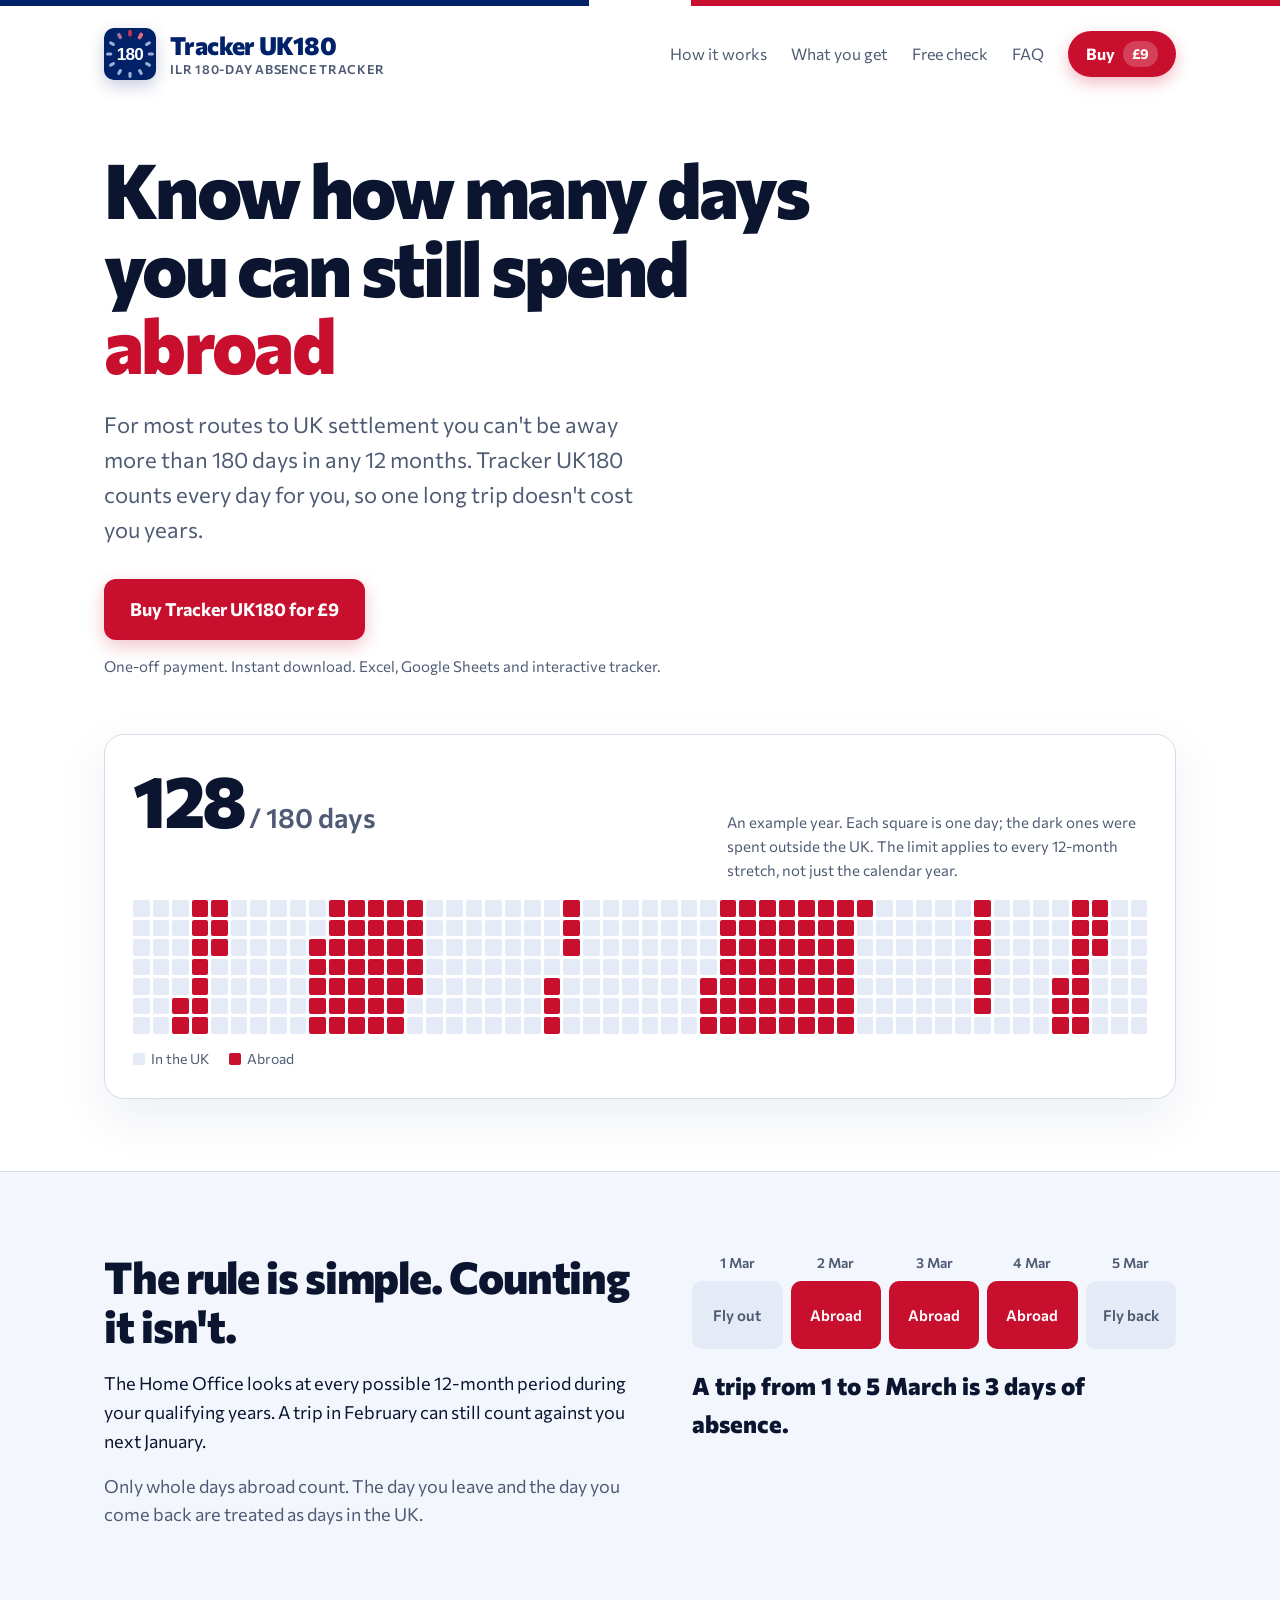
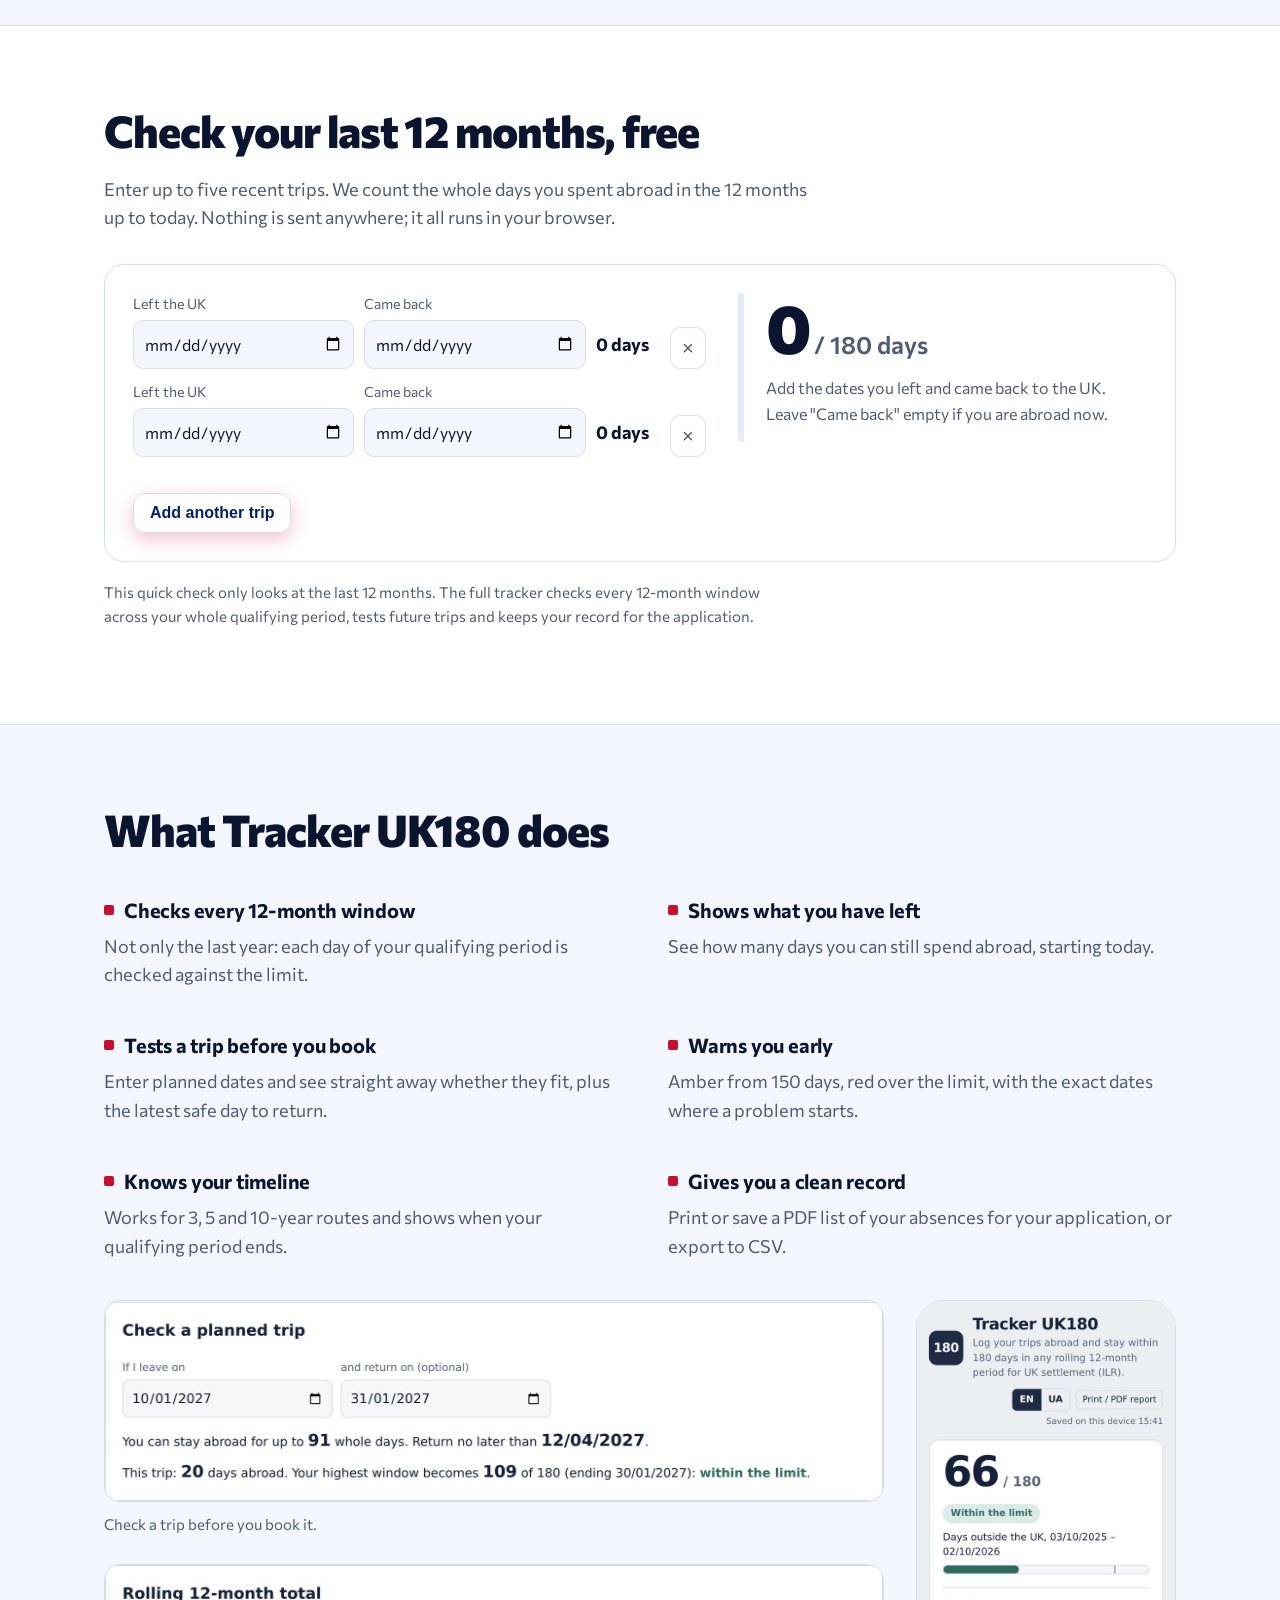
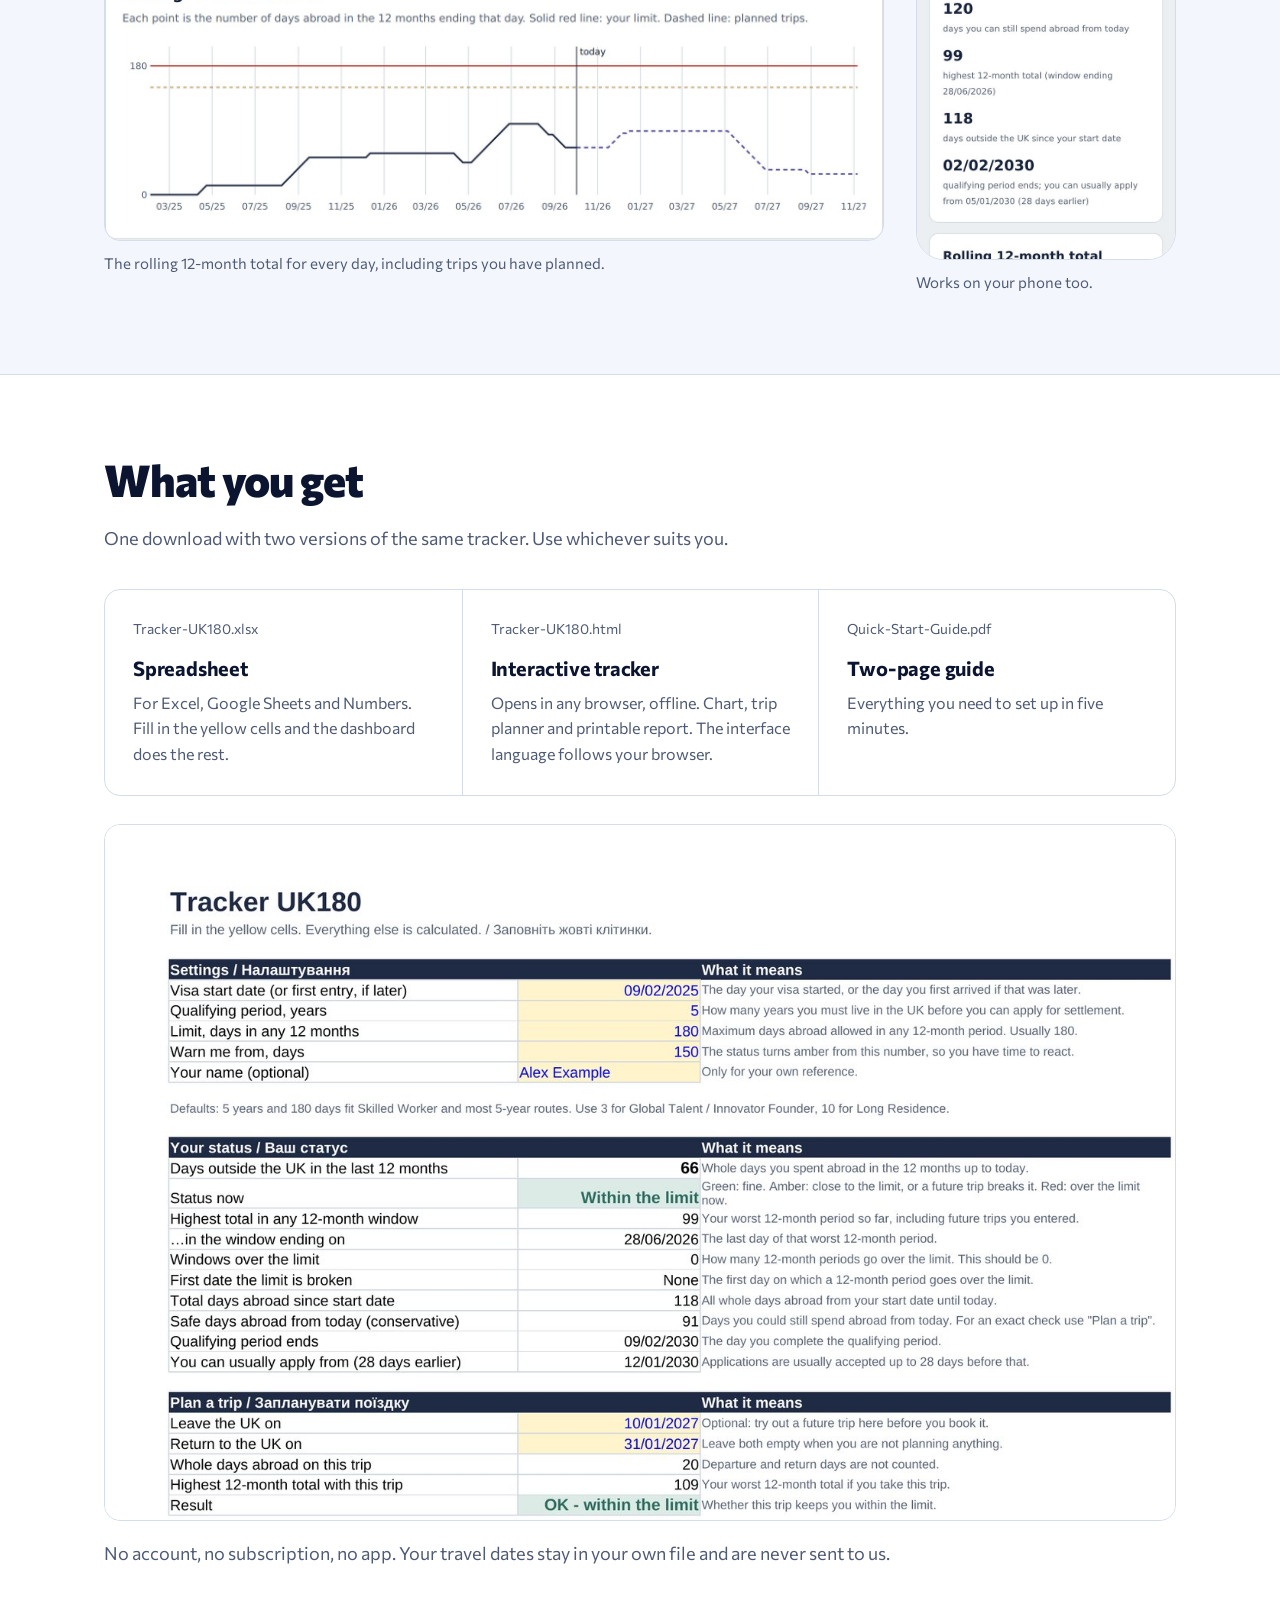
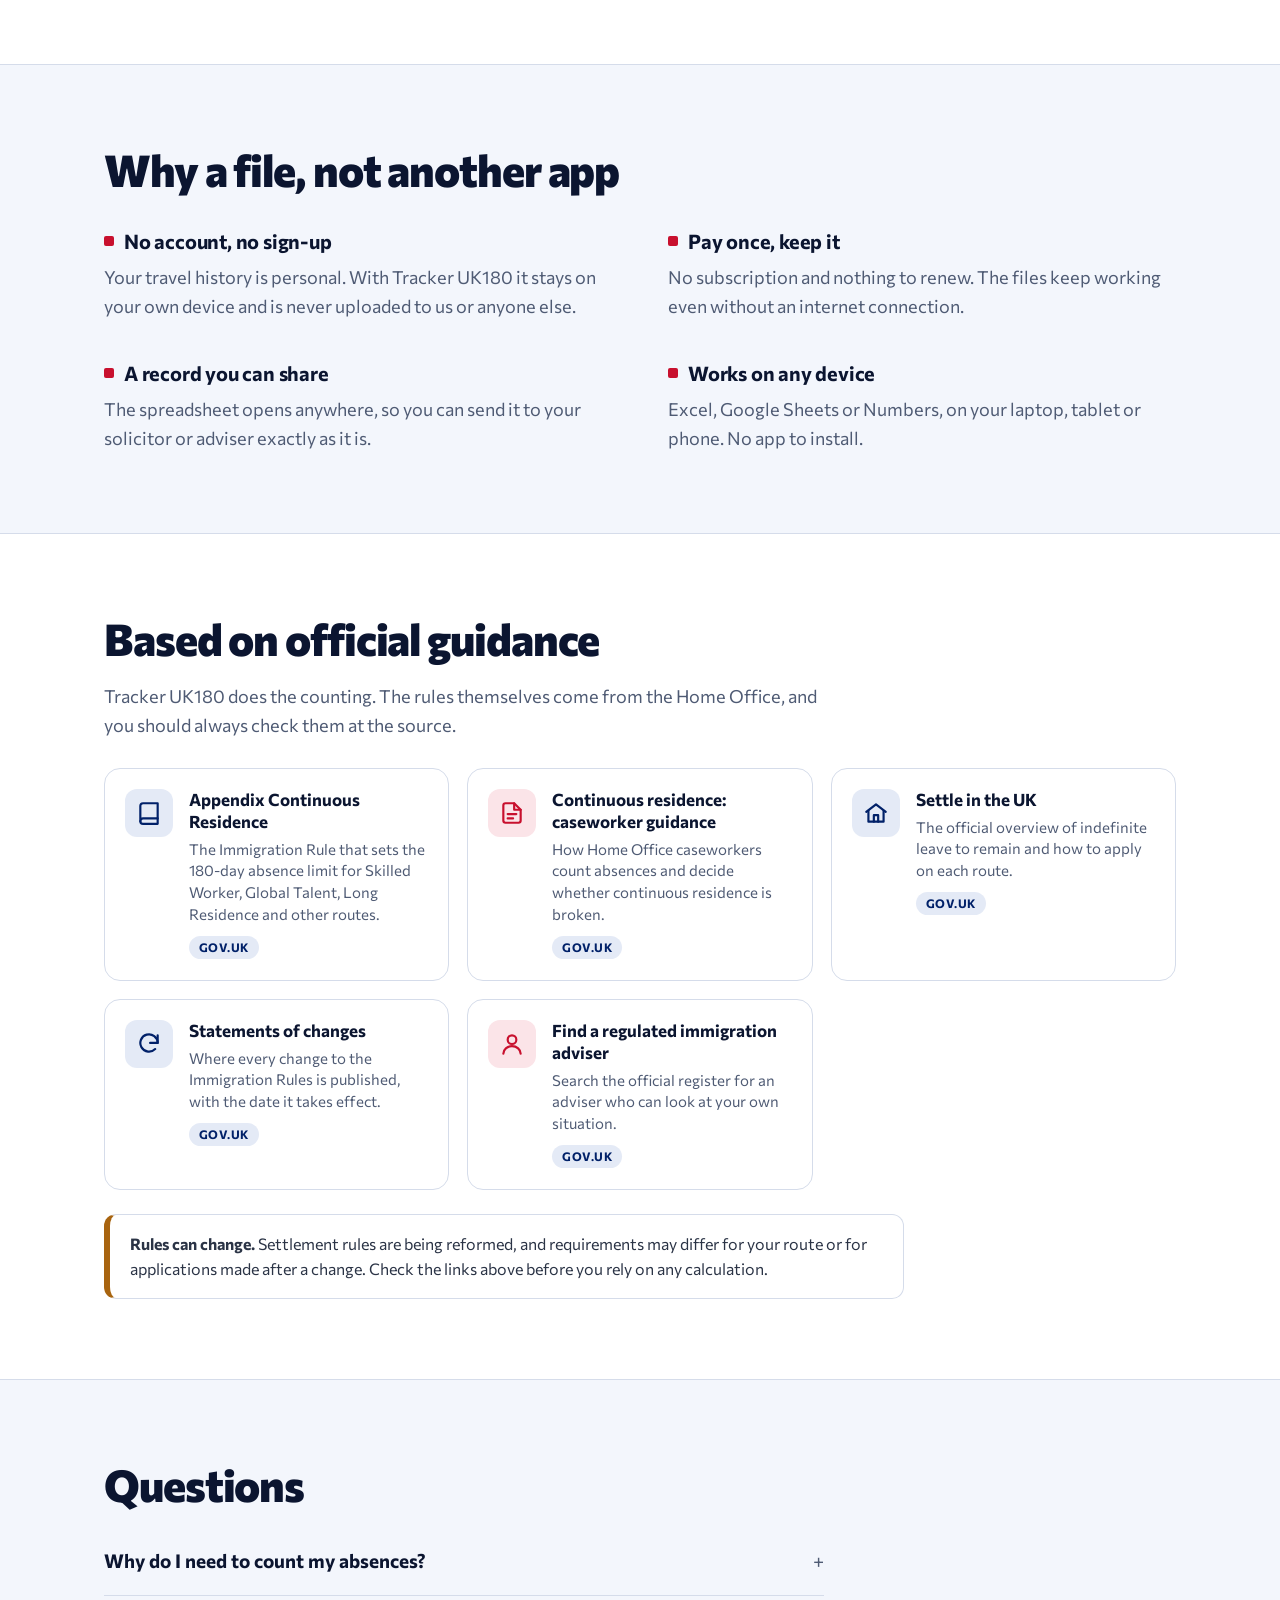
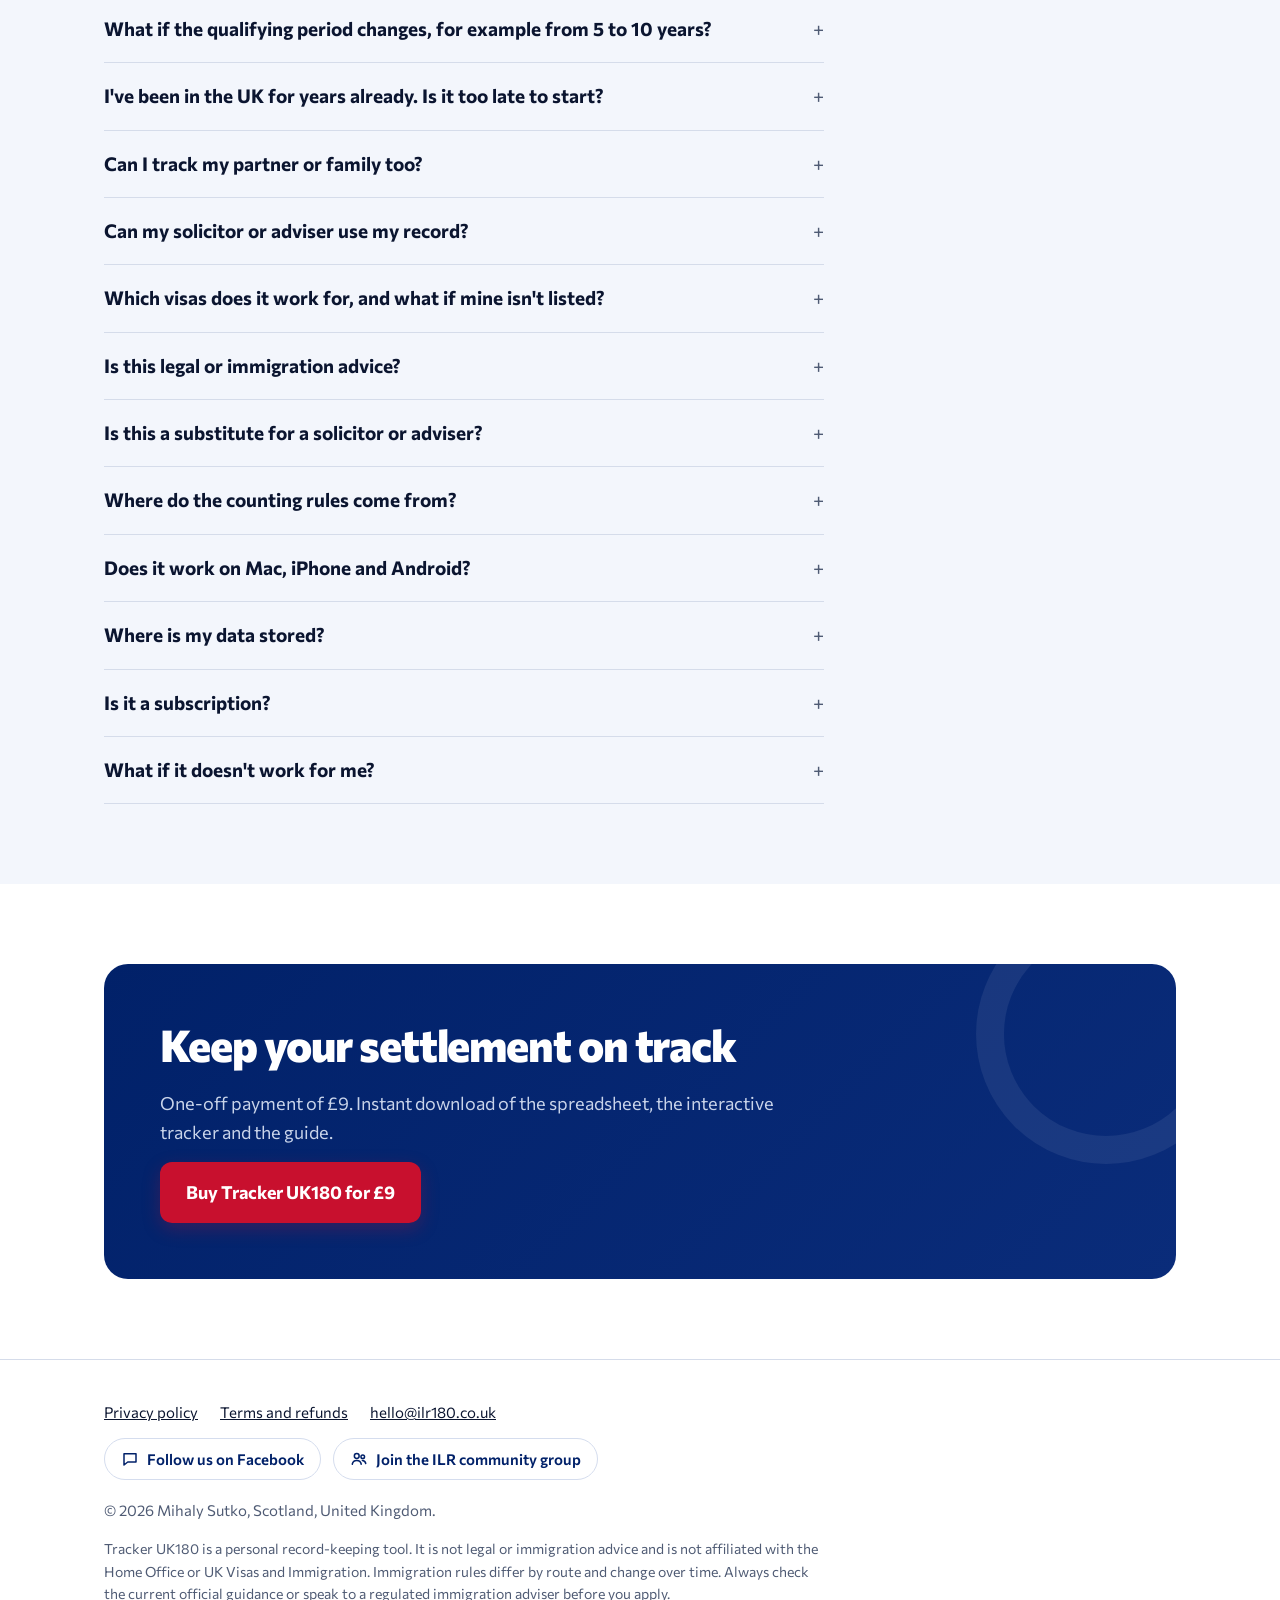
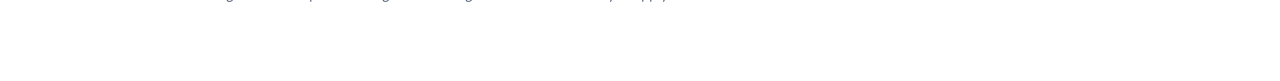
<file: index.html>
<!DOCTYPE html>
<html lang="en">
<head>
<meta charset="utf-8">
<meta name="viewport" content="width=device-width, initial-scale=1">
<link rel="icon" type="image/svg+xml" href="/logo-mark.svg">
<link rel="preconnect" href="https://fonts.googleapis.com">
<link rel="preconnect" href="https://fonts.gstatic.com" crossorigin>
<link href="https://fonts.googleapis.com/css2?family=Commissioner:wght@400;600;700;800&display=swap" rel="stylesheet">
<link rel="stylesheet" href="/style.css">

<title>Tracker UK180: 180-day absence tracker for UK settlement (ILR)</title>
<meta name="description" content="Count your days outside the UK the way the 180-day rule works: every rolling 12-month window, whole days only. Excel, Google Sheets and an interactive tracker.">
<meta property="og:title" content="Tracker UK180: 180-day absence tracker for ILR">
<meta property="og:description" content="Know exactly how many days you can spend abroad without risking your UK settlement.">
<meta property="og:image" content="/og-image.jpg">
<meta name="twitter:card" content="summary_large_image">
<script src="/checker.js" defer></script>
</head>
<body>
<div class="flagbar" aria-hidden="true"></div>
<header class="wrap nav">
  <a class="brand" href="/"><img class="mark" src="/logo-mark.svg" alt="" width="52" height="52"><span class="wordmark"><b>Tracker UK180</b><small>ILR 180-day absence tracker</small></span></a>
  <nav>
    <a href="/#how">How it works</a>
    <a href="/#inside">What you get</a>
    <a href="/#check">Free check</a>
    <a href="/#faq">FAQ</a>
    <a class="navbuy" href="/#buy">Buy <span class="navprice">£9</span></a>
  </nav>
</header>

<main>
  <section class="wrap hero">
    <h1>Know how many days you can still spend <span class="hl">abroad</span></h1>
    <p class="lead">For most routes to UK settlement you can't be away more than 180 days in any 12 months. Tracker UK180 counts every day for you, so one long trip doesn't cost you years.</p>
    <a class="btn" data-buy href="#buy">Buy Tracker UK180</a>
    <p class="meta">One-off payment. Instant download. Excel, Google Sheets and interactive tracker.</p>

    <div class="yearbox reveal" aria-label="Example: a year of trips shown day by day">
      <div class="yearhead">
        <div class="count"><span id="yearCount">0</span><small> / 180 days</small></div>
        <p>An example year. Each square is one day; the dark ones were spent outside the UK. The limit applies to every 12-month stretch, not just the calendar year.</p>
      </div>
      <div id="year"></div>
      <div class="legend"><span>In the UK</span><span class="a">Abroad</span></div>
    </div>
  </section>

  <section class="block" id="how">
    <div class="wrap rule">
      <div>
        <h2>The rule is simple. Counting it isn't.</h2>
        <p>The Home Office looks at every possible 12-month period during your qualifying years. A trip in February can still count against you next January.</p>
        <p class="muted">Only whole days abroad count. The day you leave and the day you come back are treated as days in the UK.</p>
      </div>
      <div>
        <div class="days" role="img" aria-label="A trip from 1 to 5 March counts as 3 days">
          <div><b>1 Mar</b><span>Fly out</span></div>
          <div><b>2 Mar</b><span class="on">Abroad</span></div>
          <div><b>3 Mar</b><span class="on">Abroad</span></div>
          <div><b>4 Mar</b><span class="on">Abroad</span></div>
          <div><b>5 Mar</b><span>Fly back</span></div>
        </div>
        <p class="days-total">A trip from 1 to 5 March is 3 days of absence.</p>
      </div>
    </div>
  </section>


  <section class="block" id="check">
    <div class="wrap">
      <h2>Check your last 12 months, free</h2>
      <p class="muted narrow">Enter up to five recent trips. We count the whole days you spent abroad in the 12 months up to today. Nothing is sent anywhere; it all runs in your browser.</p>
      <div class="checker reveal">
        <div class="trips" id="ckTrips"></div>
        <div class="ckbar">
          <button type="button" class="btn ghostbtn" id="ckAdd">Add another trip</button>
        </div>
        <div class="ckresult" aria-live="polite">
          <div class="cknum"><span id="ckTotal">0</span><small> / 180 days</small></div>
          <p id="ckMsg" class="muted">Add the dates you left and came back to the UK.</p>
        </div>
      </div>
      <p class="muted small">This quick check only looks at the last 12 months. The full tracker checks every 12-month window across your whole qualifying period, tests future trips and keeps your record for the application.</p>
    </div>
  </section>
  <section class="block">
    <div class="wrap">
      <h2>What Tracker UK180 does</h2>
      <div class="features reveal">
        <div><h3>Checks every 12-month window</h3><p>Not only the last year: each day of your qualifying period is checked against the limit.</p></div>
        <div><h3>Shows what you have left</h3><p>See how many days you can still spend abroad, starting today.</p></div>
        <div><h3>Tests a trip before you book</h3><p>Enter planned dates and see straight away whether they fit, plus the latest safe day to return.</p></div>
        <div><h3>Warns you early</h3><p>Amber from 150 days, red over the limit, with the exact dates where a problem starts.</p></div>
        <div><h3>Knows your timeline</h3><p>Works for 3, 5 and 10-year routes and shows when your qualifying period ends.</p></div>
        <div><h3>Gives you a clean record</h3><p>Print or save a PDF list of your absences for your application, or export to CSV.</p></div>
      </div>

      <div class="shots pair reveal">
        <div style="display:grid;gap:28px">
          <figure><div class="shot"><img src="/planner.jpg" alt="Trip planner showing a 20-day trip within the limit" loading="lazy" width="1600" height="411"></div><figcaption>Check a trip before you book it.</figcaption></figure>
          <figure><div class="shot"><img src="/chart.jpg" alt="Chart of days abroad in a rolling 12-month window" loading="lazy" width="1600" height="566"></div><figcaption>The rolling 12-month total for every day, including trips you have planned.</figcaption></figure>
        </div>
        <figure class="phonefig"><div class="shot"><img src="/mobile.jpg" alt="Tracker on a phone" loading="lazy" width="600" height="1298"></div><figcaption>Works on your phone too.</figcaption></figure>
      </div>
    </div>
  </section>

  <section class="block" id="inside">
    <div class="wrap">
      <h2>What you get</h2>
      <p class="muted narrow">One download with two versions of the same tracker. Use whichever suits you.</p>
      <div class="inside reveal">
        <div><p class="file">Tracker-UK180.xlsx</p><h3>Spreadsheet</h3><p>For Excel, Google Sheets and Numbers. Fill in the yellow cells and the dashboard does the rest.</p></div>
        <div><p class="file">Tracker-UK180.html</p><h3>Interactive tracker</h3><p>Opens in any browser, offline. Chart, trip planner and printable report. The interface language follows your browser.</p></div>
        <div><p class="file">Quick-Start-Guide.pdf</p><h3>Two-page guide</h3><p>Everything you need to set up in five minutes.</p></div>
      </div>
      <figure class="shot" style="margin-top:28px"><img src="/excel.jpg" alt="Excel version of Tracker UK180 with dashboard and explanations" loading="lazy" width="1400" height="910"></figure>
      <p class="muted" style="margin-top:18px">No account, no subscription, no app. Your travel dates stay in your own file and are never sent to us.</p>
    </div>
  </section>


  <section class="block" id="why">
    <div class="wrap">
      <h2>Why a file, not another app</h2>
      <div class="why reveal">
        <div><h3>No account, no sign-up</h3><p>Your travel history is personal. With Tracker UK180 it stays on your own device and is never uploaded to us or anyone else.</p></div>
        <div><h3>Pay once, keep it</h3><p>No subscription and nothing to renew. The files keep working even without an internet connection.</p></div>
        <div><h3>A record you can share</h3><p>The spreadsheet opens anywhere, so you can send it to your solicitor or adviser exactly as it is.</p></div>
        <div><h3>Works on any device</h3><p>Excel, Google Sheets or Numbers, on your laptop, tablet or phone. No app to install.</p></div>
      </div>
    </div>
  </section>

  <section class="block" id="sources">
    <div class="wrap">
      <h2>Based on official guidance</h2>
      <p class="muted narrow">Tracker UK180 does the counting. The rules themselves come from the Home Office, and you should always check them at the source.</p>
      <div class="srcgrid reveal">
        <a class="src" href="https://www.gov.uk/guidance/immigration-rules/immigration-rules-appendix-continuous-residence" target="_blank" rel="noopener"><span class="ic" aria-hidden="true"><svg viewBox="0 0 24 24" fill="none" stroke="currentColor" stroke-width="2" stroke-linecap="round" stroke-linejoin="round"><path d="M4 19.5A2.5 2.5 0 0 1 6.5 17H20V3H6.5A2.5 2.5 0 0 0 4 5.5z"/><path d="M4 19.5A2.5 2.5 0 0 0 6.5 22H20v-5"/></svg></span><span><b>Appendix Continuous Residence</b><small>The Immigration Rule that sets the 180-day absence limit for Skilled Worker, Global Talent, Long Residence and other routes.</small><span class="tag">GOV.UK</span></span></a>
        <a class="src" href="https://www.gov.uk/government/publications/continuous-residence-caseworker-guidance" target="_blank" rel="noopener"><span class="ic" aria-hidden="true"><svg viewBox="0 0 24 24" fill="none" stroke="currentColor" stroke-width="2" stroke-linecap="round" stroke-linejoin="round"><path d="M14 3H6a2 2 0 0 0-2 2v14a2 2 0 0 0 2 2h12a2 2 0 0 0 2-2V9z"/><path d="M14 3v6h6M8 13h8M8 17h5"/></svg></span><span><b>Continuous residence: caseworker guidance</b><small>How Home Office caseworkers count absences and decide whether continuous residence is broken.</small><span class="tag">GOV.UK</span></span></a>
        <a class="src" href="https://www.gov.uk/settle-in-the-uk" target="_blank" rel="noopener"><span class="ic" aria-hidden="true"><svg viewBox="0 0 24 24" fill="none" stroke="currentColor" stroke-width="2" stroke-linecap="round" stroke-linejoin="round"><path d="M3 11l9-7 9 7"/><path d="M5 10v10h14V10"/><path d="M10 20v-6h4v6"/></svg></span><span><b>Settle in the UK</b><small>The official overview of indefinite leave to remain and how to apply on each route.</small><span class="tag">GOV.UK</span></span></a>
        <a class="src" href="https://www.gov.uk/government/collections/immigration-rules-statement-of-changes" target="_blank" rel="noopener"><span class="ic" aria-hidden="true"><svg viewBox="0 0 24 24" fill="none" stroke="currentColor" stroke-width="2" stroke-linecap="round" stroke-linejoin="round"><path d="M20 11a8 8 0 1 0-2.3 5.7"/><path d="M20 4v7h-7"/></svg></span><span><b>Statements of changes</b><small>Where every change to the Immigration Rules is published, with the date it takes effect.</small><span class="tag">GOV.UK</span></span></a>
        <a class="src" href="https://www.gov.uk/find-an-immigration-adviser" target="_blank" rel="noopener"><span class="ic" aria-hidden="true"><svg viewBox="0 0 24 24" fill="none" stroke="currentColor" stroke-width="2" stroke-linecap="round" stroke-linejoin="round"><circle cx="12" cy="8" r="4"/><path d="M4 21c0-4 3.6-7 8-7s8 3 8 7"/></svg></span><span><b>Find a regulated immigration adviser</b><small>Search the official register for an adviser who can look at your own situation.</small><span class="tag">GOV.UK</span></span></a>
      </div>
      <div class="notice"><b>Rules can change.</b> Settlement rules are being reformed, and requirements may differ for your route or for applications made after a change. Check the links above before you rely on any calculation.</div>
    </div>
  </section>
  <section class="block faq" id="faq">
    <div class="wrap"><div class="narrow">
      <h2>Questions</h2>
      <details><summary>Why do I need to count my absences?</summary><p>For most routes to settlement you must not spend more than 180 days outside the UK in any 12-month period of your qualifying years. If you go over, your continuous residence can be broken and the clock may start again. Counting by hand across several years is easy to get wrong, and the application asks you to list your trips.</p></details>
      <details><summary>What if the qualifying period changes, for example from 5 to 10 years?</summary><p>You can change the qualifying period and the absence limit in the settings at any time, and every result is recalculated straight away. If the counting rules themselves change, we will update the tracker and you can download the new version.</p></details>
      <details><summary>I've been in the UK for years already. Is it too late to start?</summary><p>No. Add your past trips from passport stamps, boarding passes, booking emails or bank statements, and the tracker checks every 12-month window back to your start date. If you are unsure about old dates, you can ask the Home Office for the travel records it holds about you through a subject access request.</p></details>
      <details><summary>Can I track my partner or family too?</summary><p>Yes. The licence covers your household, so make a separate copy of the spreadsheet or tracker for each person. Each copy keeps its own trips and visa dates.</p></details>
      <details><summary>Can my solicitor or adviser use my record?</summary><p>Yes. You can send them the spreadsheet itself, or print the interactive tracker's report to PDF. It lists every trip with dates and whole days abroad, so they can check it against your application.</p></details>
      <details><summary>Which visas does it work for, and what if mine isn't listed?</summary><p>It is set up for the 180-days-in-any-12-months rule used by Skilled Worker and most 5-year routes, and has settings for 3-year (Global Talent, Innovator Founder) and 10-year (Long Residence) routes. Family-route rules can differ, so check the guidance for your exact route. If your route has a different period or limit, you can set your own in the settings.</p></details>
      <details><summary>Is this legal or immigration advice?</summary><p>No. It is a tool to keep an accurate record and do the counting. It counts every absence, including ones the Home Office may disregard, so it errs on the safe side. Before you apply, check the current Home Office guidance or speak to a regulated adviser.</p></details>
      <details><summary>Is this a substitute for a solicitor or adviser?</summary><p>No. Tracker UK180 keeps an accurate record and does the arithmetic. It does not assess your eligibility or give legal advice. For questions about your own case, speak to a regulated immigration adviser or solicitor.</p></details>
      <details><summary>Where do the counting rules come from?</summary><p>From the Home Office's Appendix Continuous Residence and the caseworker guidance on continuous residence, linked in the "Based on official guidance" section above. If the rules change, we update the tracker and you can download the new version.</p></details>
      <details><summary>Does it work on Mac, iPhone and Android?</summary><p>Yes. The spreadsheet works in Excel, Google Sheets and Numbers. The interactive tracker opens in any modern browser on a computer or phone.</p></details>
      <details><summary>Where is my data stored?</summary><p>Only on your device: inside your spreadsheet file, or in your browser for the interactive version. Nothing is uploaded. The interactive version has a backup button so you can move your data to another device.</p></details>
      <details><summary>Is it a subscription?</summary><p>No. You pay once and keep the files, including updates to this version.</p></details>
      <details><summary>What if it doesn't work for me?</summary><p>Email us within 14 days of purchase and we'll help, or refund you if the files don't work as described. See <a href="/terms">terms and refunds</a>.</p></details>
    </div></div>
  </section>

  <section class="wrap" id="buy">
    <div class="final reveal">
      <h2>Keep your settlement on track</h2>
      <p>One-off payment of <span data-price></span>. Instant download of the spreadsheet, the interactive tracker and the guide.</p>
      <a class="btn" data-buy href="#">Buy Tracker UK180</a>
    </div>
  </section>
</main>
<footer>
  <div class="wrap">
    <div class="links">
      <a href="/privacy">Privacy policy</a>
      <a href="/terms">Terms and refunds</a>
      <a data-email href="#">contact</a>
    </div>
    <div class="social">
      <a href="https://www.facebook.com/profile.php?id=61594890188561" target="_blank" rel="noopener"><svg viewBox="0 0 24 24" width="18" height="18" aria-hidden="true"><path fill="none" stroke="currentColor" stroke-width="2" stroke-linecap="round" stroke-linejoin="round" d="M4 5h16v11H9l-5 4z"/></svg>Follow us on Facebook</a>
      <a href="https://www.facebook.com/groups/ilr180uk" target="_blank" rel="noopener"><svg viewBox="0 0 24 24" width="18" height="18" aria-hidden="true"><g fill="none" stroke="currentColor" stroke-width="2" stroke-linecap="round"><circle cx="9" cy="8" r="3.2"/><path d="M3 19c.6-3.2 3-5 6-5s5.4 1.8 6 5"/><circle cx="17" cy="9" r="2.4"/><path d="M16.5 14c2.4.1 4 1.6 4.5 4"/></g></svg>Join the ILR community group</a>
    </div>
    <p>© <span data-year></span> <span data-seller></span>, <span data-location></span>.</p>
    <p class="disclaimer">Tracker UK180 is a personal record-keeping tool. It is not legal or immigration advice and is not affiliated with the Home Office or UK Visas and Immigration. Immigration rules differ by route and change over time. Always check the current official guidance or speak to a regulated immigration adviser before you apply.</p>
  </div>
</footer>
<script src="/site.js"></script>

</body>
</html>
</file>
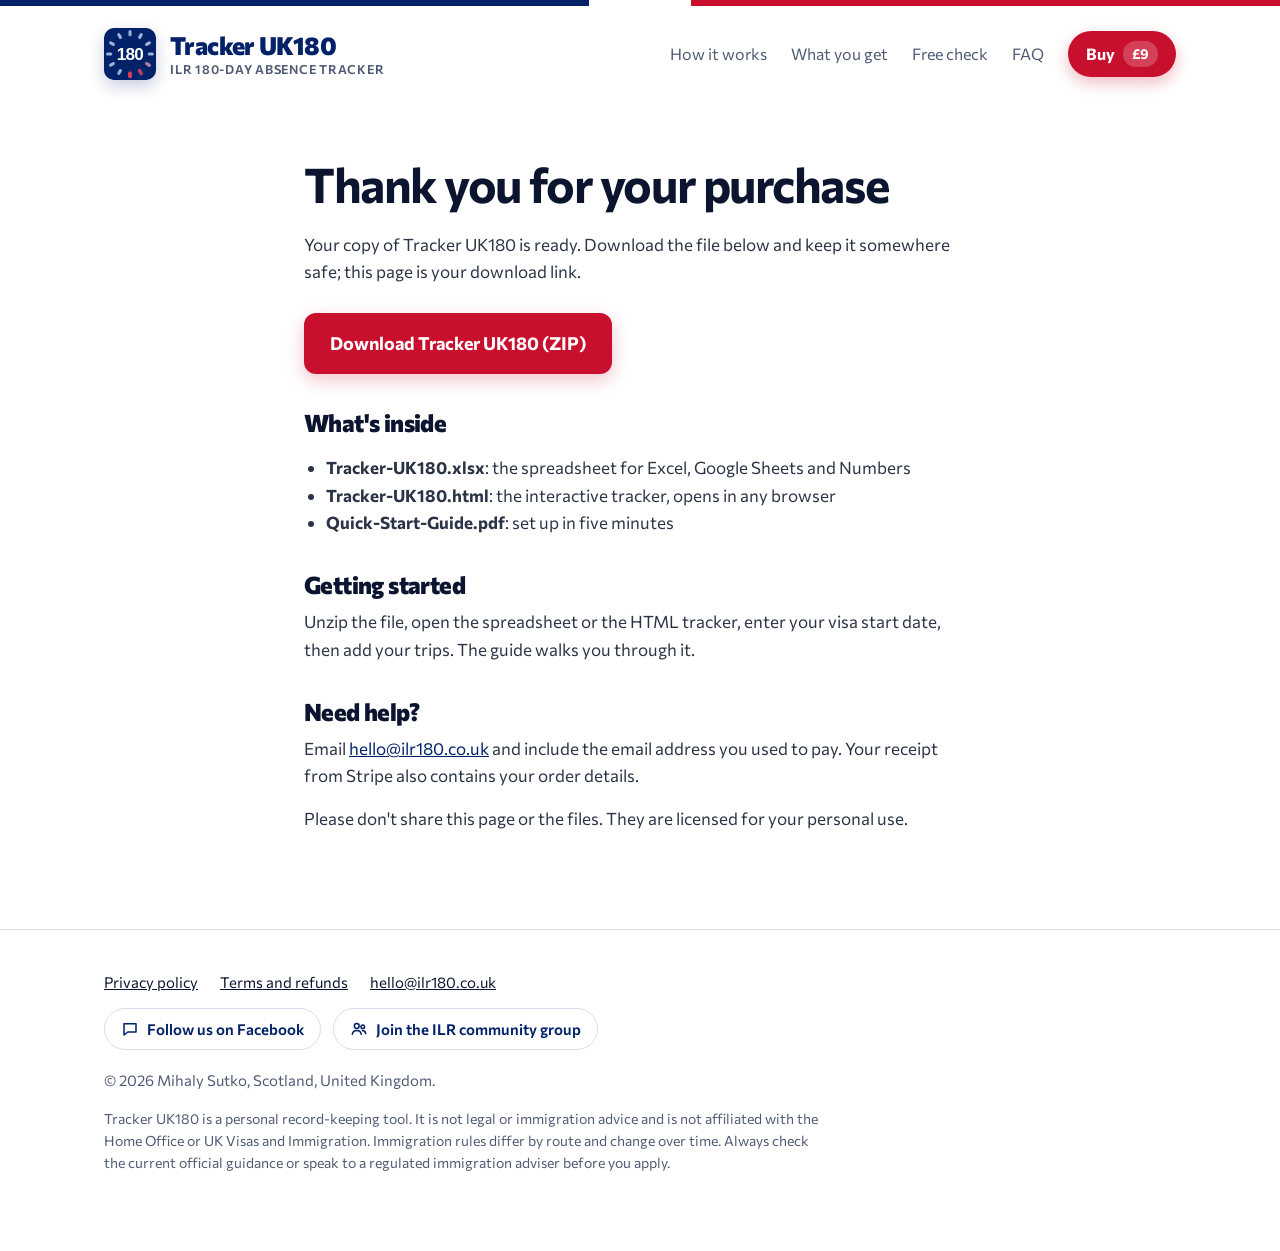
<file: get-acd6b7f6112a.html>
<!DOCTYPE html>
<html lang="en"><head>
<meta charset="utf-8">
<meta name="viewport" content="width=device-width, initial-scale=1">
<link rel="icon" type="image/svg+xml" href="/logo-mark.svg">
<link rel="preconnect" href="https://fonts.googleapis.com">
<link rel="preconnect" href="https://fonts.gstatic.com" crossorigin>
<link href="https://fonts.googleapis.com/css2?family=Commissioner:wght@400;600;700;800&display=swap" rel="stylesheet">
<link rel="stylesheet" href="/style.css">

<title>Thank you | Tracker UK180</title>
<meta name="robots" content="noindex, nofollow">
</head><body>
<div class="flagbar" aria-hidden="true"></div>
<header class="wrap nav">
  <a class="brand" href="/"><img class="mark" src="/logo-mark.svg" alt="" width="52" height="52"><span class="wordmark"><b>Tracker UK180</b><small>ILR 180-day absence tracker</small></span></a>
  <nav>
    <a href="/#how">How it works</a>
    <a href="/#inside">What you get</a>
    <a href="/#check">Free check</a>
    <a href="/#faq">FAQ</a>
    <a class="navbuy" href="/#buy">Buy <span class="navprice">£9</span></a>
  </nav>
</header>
<main class="wrap narrow legal">
<h1>Thank you for your purchase</h1>
<p>Your copy of Tracker UK180 is ready. Download the file below and keep it somewhere safe; this page is your download link.</p>
<p style="margin:28px 0"><a class="btn" href="/TrackerUK180-2d17ef27.zip" download>Download Tracker UK180 (ZIP)</a></p>
<h2>What's inside</h2>
<ul>
<li><b>Tracker-UK180.xlsx</b>: the spreadsheet for Excel, Google Sheets and Numbers</li>
<li><b>Tracker-UK180.html</b>: the interactive tracker, opens in any browser</li>
<li><b>Quick-Start-Guide.pdf</b>: set up in five minutes</li>
</ul>
<h2>Getting started</h2>
<p>Unzip the file, open the spreadsheet or the HTML tracker, enter your visa start date, then add your trips. The guide walks you through it.</p>
<h2>Need help?</h2>
<p>Email <a data-email href="#"></a> and include the email address you used to pay. Your receipt from Stripe also contains your order details.</p>
<p class="muted">Please don't share this page or the files. They are licensed for your personal use.</p>
</main>
<footer>
  <div class="wrap">
    <div class="links">
      <a href="/privacy">Privacy policy</a>
      <a href="/terms">Terms and refunds</a>
      <a data-email href="#">contact</a>
    </div>
    <div class="social">
      <a href="https://www.facebook.com/profile.php?id=61594890188561" target="_blank" rel="noopener"><svg viewBox="0 0 24 24" width="18" height="18" aria-hidden="true"><path fill="none" stroke="currentColor" stroke-width="2" stroke-linecap="round" stroke-linejoin="round" d="M4 5h16v11H9l-5 4z"/></svg>Follow us on Facebook</a>
      <a href="https://www.facebook.com/groups/ilr180uk" target="_blank" rel="noopener"><svg viewBox="0 0 24 24" width="18" height="18" aria-hidden="true"><g fill="none" stroke="currentColor" stroke-width="2" stroke-linecap="round"><circle cx="9" cy="8" r="3.2"/><path d="M3 19c.6-3.2 3-5 6-5s5.4 1.8 6 5"/><circle cx="17" cy="9" r="2.4"/><path d="M16.5 14c2.4.1 4 1.6 4.5 4"/></g></svg>Join the ILR community group</a>
    </div>
    <p>© <span data-year></span> <span data-seller></span>, <span data-location></span>.</p>
    <p class="disclaimer">Tracker UK180 is a personal record-keeping tool. It is not legal or immigration advice and is not affiliated with the Home Office or UK Visas and Immigration. Immigration rules differ by route and change over time. Always check the current official guidance or speak to a regulated immigration adviser before you apply.</p>
  </div>
</footer>
<script src="/site.js"></script>

</body></html>
</file>
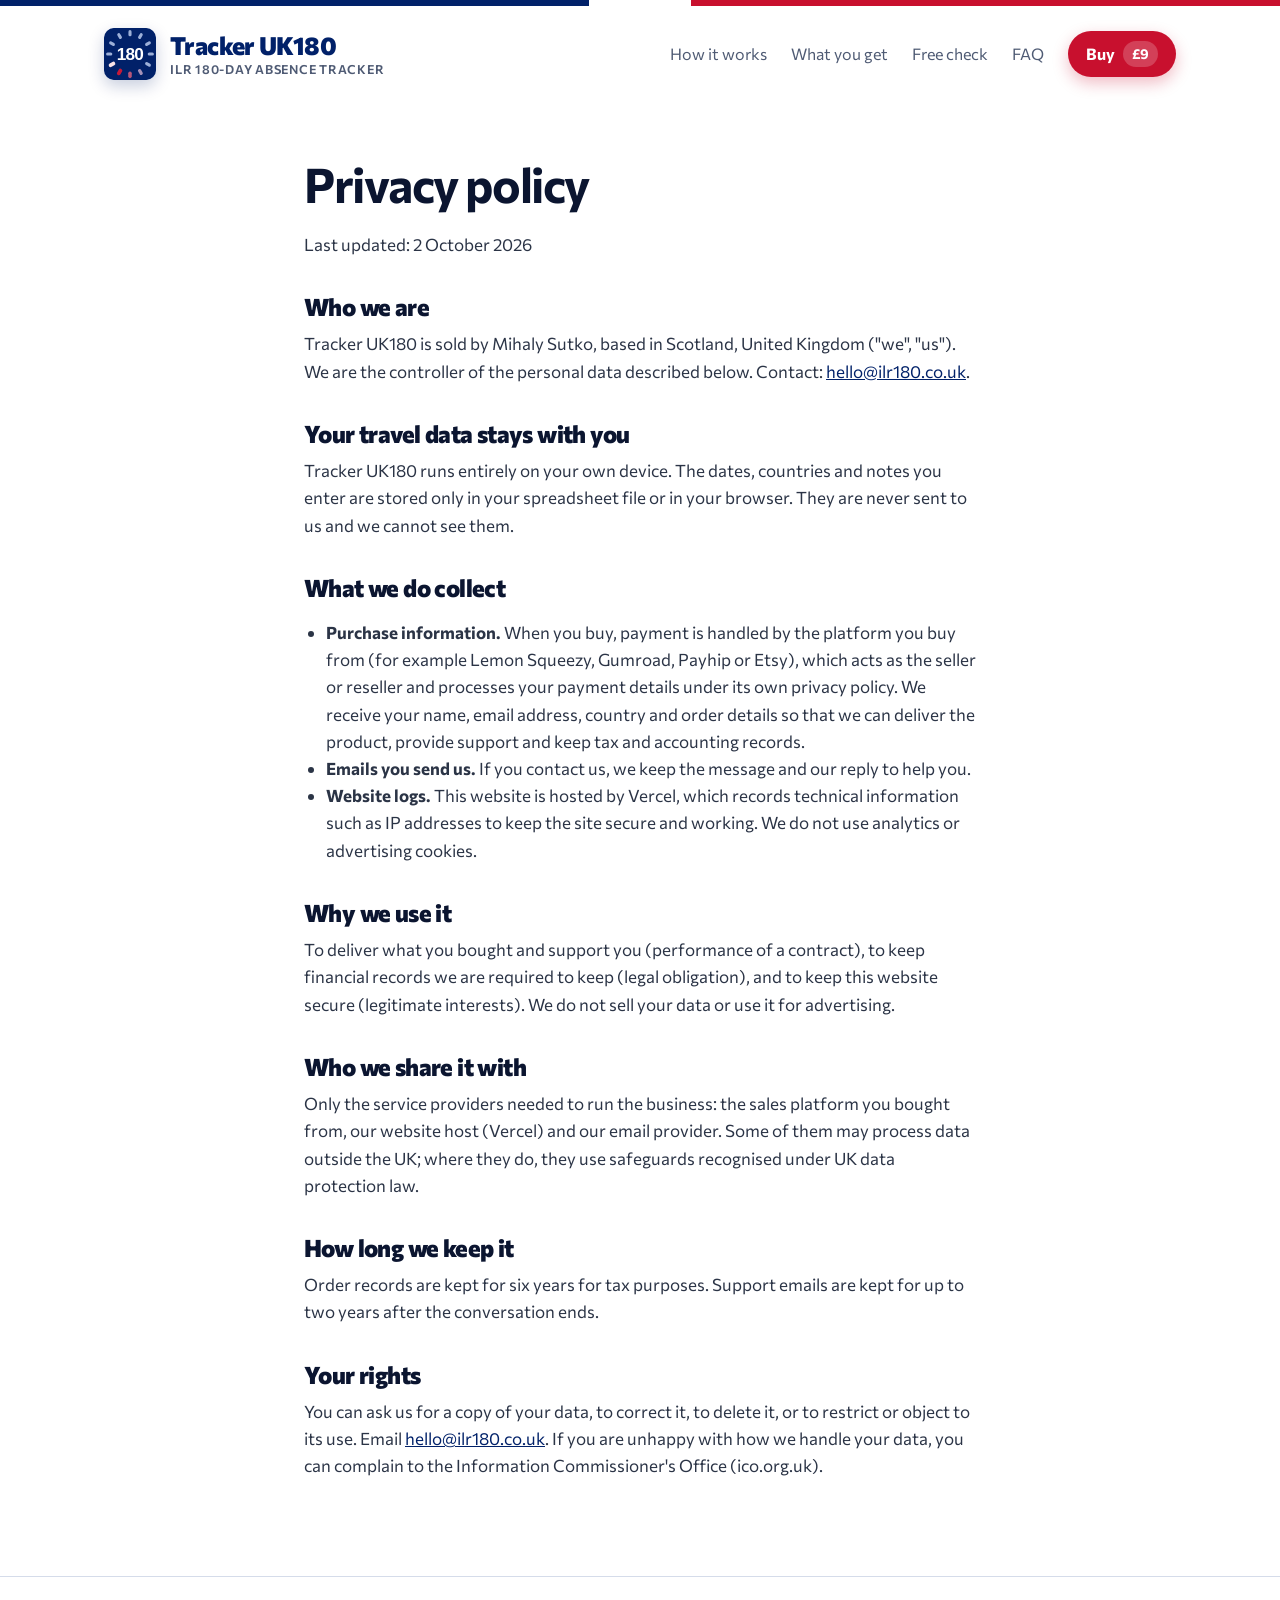
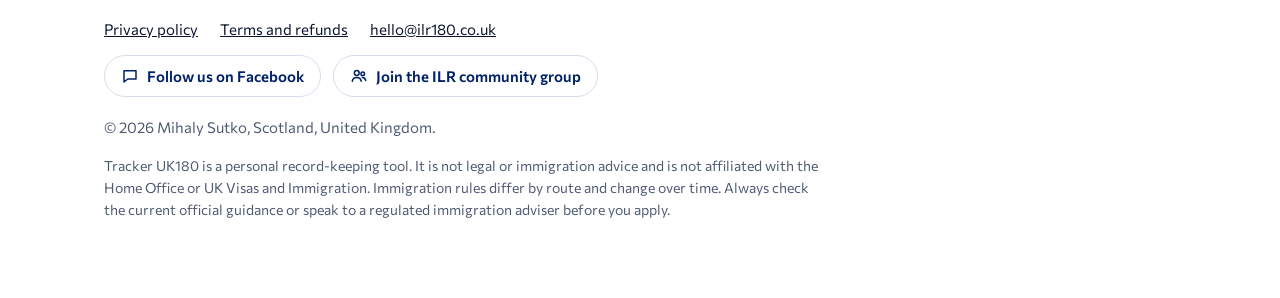
<file: privacy.html>
<!DOCTYPE html>
<html lang="en"><head>
<meta charset="utf-8">
<meta name="viewport" content="width=device-width, initial-scale=1">
<link rel="icon" type="image/svg+xml" href="/logo-mark.svg">
<link rel="preconnect" href="https://fonts.googleapis.com">
<link rel="preconnect" href="https://fonts.gstatic.com" crossorigin>
<link href="https://fonts.googleapis.com/css2?family=Commissioner:wght@400;600;700;800&display=swap" rel="stylesheet">
<link rel="stylesheet" href="/style.css">

<title>Privacy policy | Tracker UK180</title>
<meta name="robots" content="noindex">
</head><body>
<div class="flagbar" aria-hidden="true"></div>
<header class="wrap nav">
  <a class="brand" href="/"><img class="mark" src="/logo-mark.svg" alt="" width="52" height="52"><span class="wordmark"><b>Tracker UK180</b><small>ILR 180-day absence tracker</small></span></a>
  <nav>
    <a href="/#how">How it works</a>
    <a href="/#inside">What you get</a>
    <a href="/#check">Free check</a>
    <a href="/#faq">FAQ</a>
    <a class="navbuy" href="/#buy">Buy <span class="navprice">£9</span></a>
  </nav>
</header>

<main class="wrap narrow legal">
<h1>Privacy policy</h1>
<p class="muted">Last updated: 2 October 2026</p>

<h2>Who we are</h2>
<p>Tracker UK180 is sold by <span data-seller></span>, based in <span data-location></span> ("we", "us"). We are the controller of the personal data described below. Contact: <a data-email href="#"></a>.</p>

<h2>Your travel data stays with you</h2>
<p>Tracker UK180 runs entirely on your own device. The dates, countries and notes you enter are stored only in your spreadsheet file or in your browser. They are never sent to us and we cannot see them.</p>

<h2>What we do collect</h2>
<ul>
<li><b>Purchase information.</b> When you buy, payment is handled by the platform you buy from (for example Lemon Squeezy, Gumroad, Payhip or Etsy), which acts as the seller or reseller and processes your payment details under its own privacy policy. We receive your name, email address, country and order details so that we can deliver the product, provide support and keep tax and accounting records.</li>
<li><b>Emails you send us.</b> If you contact us, we keep the message and our reply to help you.</li>
<li><b>Website logs.</b> This website is hosted by Vercel, which records technical information such as IP addresses to keep the site secure and working. We do not use analytics or advertising cookies.</li>
</ul>

<h2>Why we use it</h2>
<p>To deliver what you bought and support you (performance of a contract), to keep financial records we are required to keep (legal obligation), and to keep this website secure (legitimate interests). We do not sell your data or use it for advertising.</p>

<h2>Who we share it with</h2>
<p>Only the service providers needed to run the business: the sales platform you bought from, our website host (Vercel) and our email provider. Some of them may process data outside the UK; where they do, they use safeguards recognised under UK data protection law.</p>

<h2>How long we keep it</h2>
<p>Order records are kept for six years for tax purposes. Support emails are kept for up to two years after the conversation ends.</p>

<h2>Your rights</h2>
<p>You can ask us for a copy of your data, to correct it, to delete it, or to restrict or object to its use. Email <a data-email href="#"></a>. If you are unhappy with how we handle your data, you can complain to the Information Commissioner's Office (ico.org.uk).</p>
</main>
<footer>
  <div class="wrap">
    <div class="links">
      <a href="/privacy">Privacy policy</a>
      <a href="/terms">Terms and refunds</a>
      <a data-email href="#">contact</a>
    </div>
    <div class="social">
      <a href="https://www.facebook.com/profile.php?id=61594890188561" target="_blank" rel="noopener"><svg viewBox="0 0 24 24" width="18" height="18" aria-hidden="true"><path fill="none" stroke="currentColor" stroke-width="2" stroke-linecap="round" stroke-linejoin="round" d="M4 5h16v11H9l-5 4z"/></svg>Follow us on Facebook</a>
      <a href="https://www.facebook.com/groups/ilr180uk" target="_blank" rel="noopener"><svg viewBox="0 0 24 24" width="18" height="18" aria-hidden="true"><g fill="none" stroke="currentColor" stroke-width="2" stroke-linecap="round"><circle cx="9" cy="8" r="3.2"/><path d="M3 19c.6-3.2 3-5 6-5s5.4 1.8 6 5"/><circle cx="17" cy="9" r="2.4"/><path d="M16.5 14c2.4.1 4 1.6 4.5 4"/></g></svg>Join the ILR community group</a>
    </div>
    <p>© <span data-year></span> <span data-seller></span>, <span data-location></span>.</p>
    <p class="disclaimer">Tracker UK180 is a personal record-keeping tool. It is not legal or immigration advice and is not affiliated with the Home Office or UK Visas and Immigration. Immigration rules differ by route and change over time. Always check the current official guidance or speak to a regulated immigration adviser before you apply.</p>
  </div>
</footer>
<script src="/site.js"></script>

</body></html>
</file>
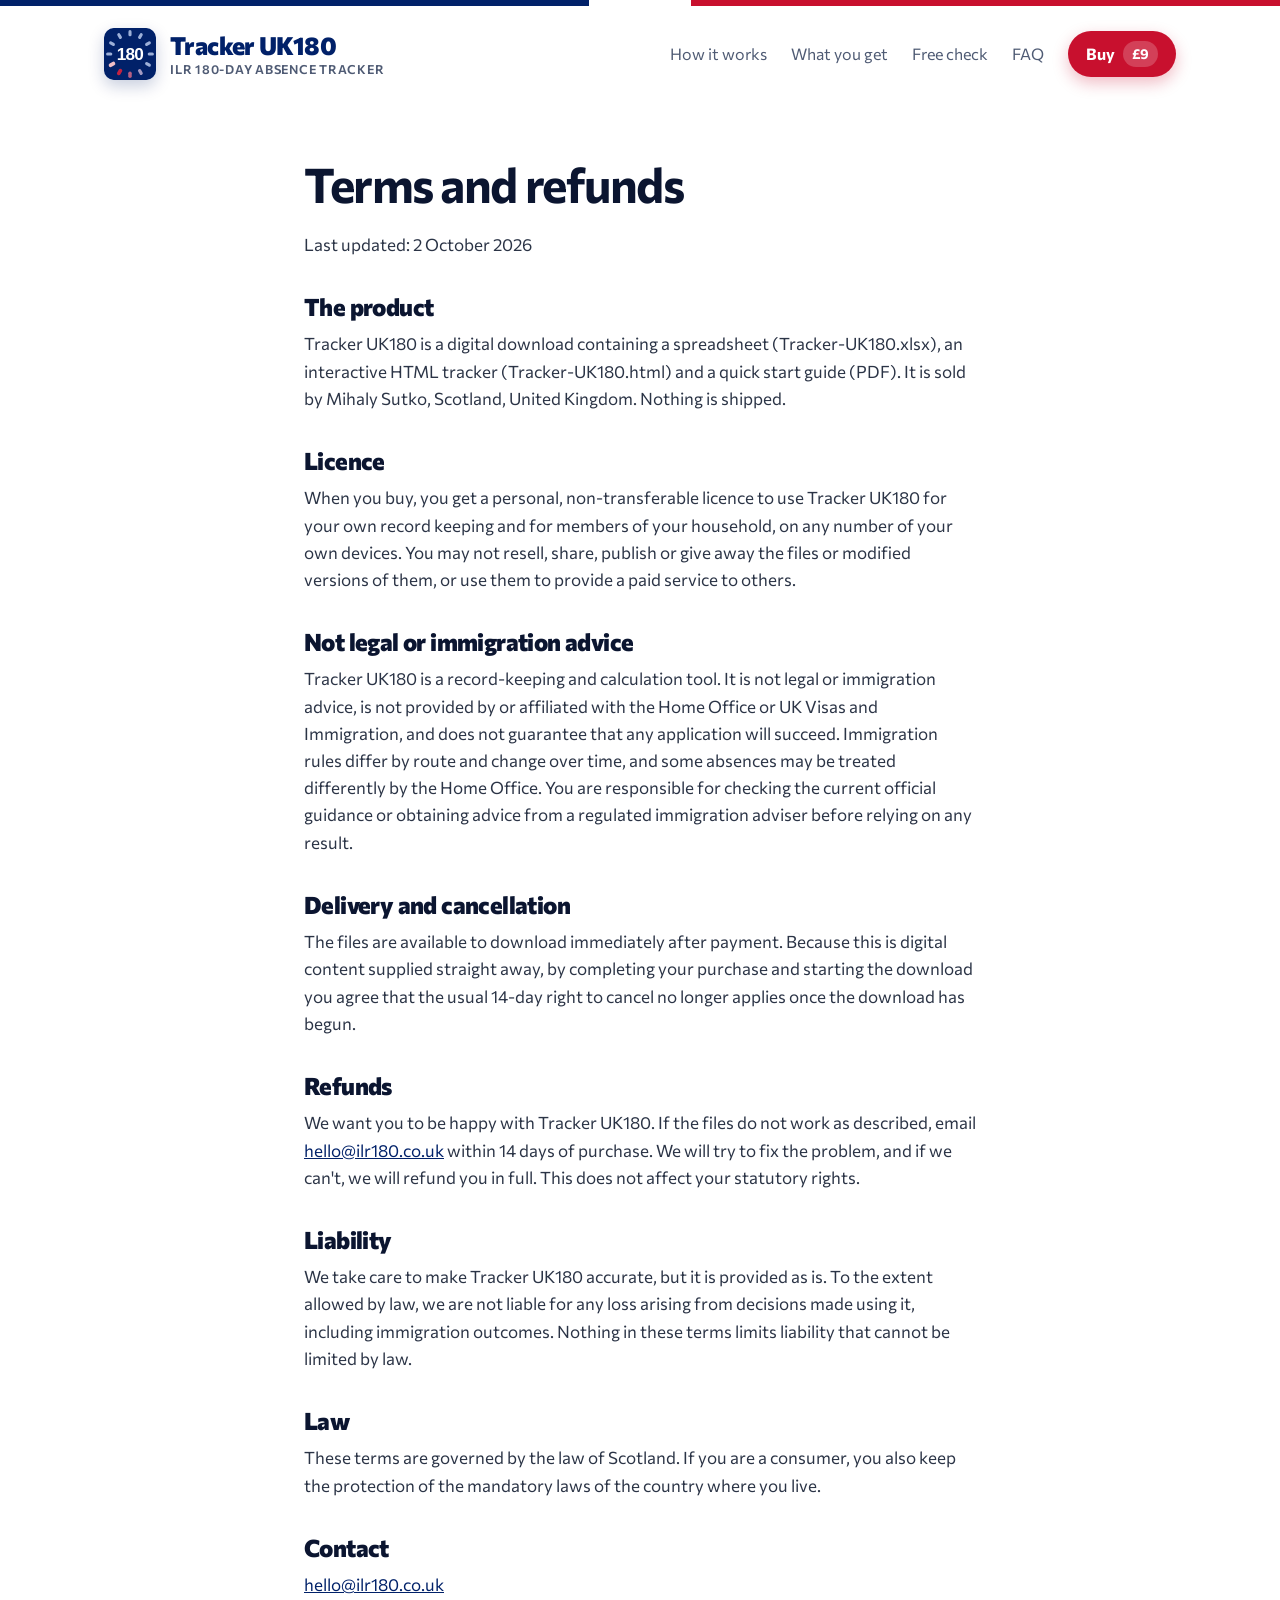
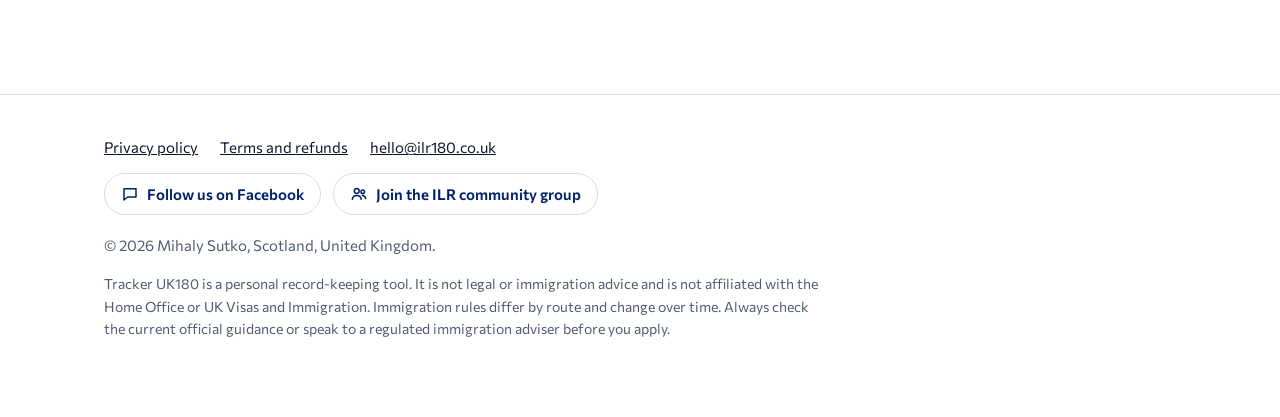
<file: terms.html>
<!DOCTYPE html>
<html lang="en"><head>
<meta charset="utf-8">
<meta name="viewport" content="width=device-width, initial-scale=1">
<link rel="icon" type="image/svg+xml" href="/logo-mark.svg">
<link rel="preconnect" href="https://fonts.googleapis.com">
<link rel="preconnect" href="https://fonts.gstatic.com" crossorigin>
<link href="https://fonts.googleapis.com/css2?family=Commissioner:wght@400;600;700;800&display=swap" rel="stylesheet">
<link rel="stylesheet" href="/style.css">

<title>Terms and refunds | Tracker UK180</title>
<meta name="robots" content="noindex">
</head><body>
<div class="flagbar" aria-hidden="true"></div>
<header class="wrap nav">
  <a class="brand" href="/"><img class="mark" src="/logo-mark.svg" alt="" width="52" height="52"><span class="wordmark"><b>Tracker UK180</b><small>ILR 180-day absence tracker</small></span></a>
  <nav>
    <a href="/#how">How it works</a>
    <a href="/#inside">What you get</a>
    <a href="/#check">Free check</a>
    <a href="/#faq">FAQ</a>
    <a class="navbuy" href="/#buy">Buy <span class="navprice">£9</span></a>
  </nav>
</header>

<main class="wrap narrow legal">
<h1>Terms and refunds</h1>
<p class="muted">Last updated: 2 October 2026</p>

<h2>The product</h2>
<p>Tracker UK180 is a digital download containing a spreadsheet (Tracker-UK180.xlsx), an interactive HTML tracker (Tracker-UK180.html) and a quick start guide (PDF). It is sold by <span data-seller></span>, <span data-location></span>. Nothing is shipped.</p>

<h2>Licence</h2>
<p>When you buy, you get a personal, non-transferable licence to use Tracker UK180 for your own record keeping and for members of your household, on any number of your own devices. You may not resell, share, publish or give away the files or modified versions of them, or use them to provide a paid service to others.</p>

<h2>Not legal or immigration advice</h2>
<p>Tracker UK180 is a record-keeping and calculation tool. It is not legal or immigration advice, is not provided by or affiliated with the Home Office or UK Visas and Immigration, and does not guarantee that any application will succeed. Immigration rules differ by route and change over time, and some absences may be treated differently by the Home Office. You are responsible for checking the current official guidance or obtaining advice from a regulated immigration adviser before relying on any result.</p>

<h2>Delivery and cancellation</h2>
<p>The files are available to download immediately after payment. Because this is digital content supplied straight away, by completing your purchase and starting the download you agree that the usual 14-day right to cancel no longer applies once the download has begun.</p>

<h2>Refunds</h2>
<p>We want you to be happy with Tracker UK180. If the files do not work as described, email <a data-email href="#"></a> within 14 days of purchase. We will try to fix the problem, and if we can't, we will refund you in full. This does not affect your statutory rights.</p>

<h2>Liability</h2>
<p>We take care to make Tracker UK180 accurate, but it is provided as is. To the extent allowed by law, we are not liable for any loss arising from decisions made using it, including immigration outcomes. Nothing in these terms limits liability that cannot be limited by law.</p>

<h2>Law</h2>
<p>These terms are governed by the law of Scotland. If you are a consumer, you also keep the protection of the mandatory laws of the country where you live.</p>

<h2>Contact</h2>
<p><a data-email href="#"></a></p>
</main>
<footer>
  <div class="wrap">
    <div class="links">
      <a href="/privacy">Privacy policy</a>
      <a href="/terms">Terms and refunds</a>
      <a data-email href="#">contact</a>
    </div>
    <div class="social">
      <a href="https://www.facebook.com/profile.php?id=61594890188561" target="_blank" rel="noopener"><svg viewBox="0 0 24 24" width="18" height="18" aria-hidden="true"><path fill="none" stroke="currentColor" stroke-width="2" stroke-linecap="round" stroke-linejoin="round" d="M4 5h16v11H9l-5 4z"/></svg>Follow us on Facebook</a>
      <a href="https://www.facebook.com/groups/ilr180uk" target="_blank" rel="noopener"><svg viewBox="0 0 24 24" width="18" height="18" aria-hidden="true"><g fill="none" stroke="currentColor" stroke-width="2" stroke-linecap="round"><circle cx="9" cy="8" r="3.2"/><path d="M3 19c.6-3.2 3-5 6-5s5.4 1.8 6 5"/><circle cx="17" cy="9" r="2.4"/><path d="M16.5 14c2.4.1 4 1.6 4.5 4"/></g></svg>Join the ILR community group</a>
    </div>
    <p>© <span data-year></span> <span data-seller></span>, <span data-location></span>.</p>
    <p class="disclaimer">Tracker UK180 is a personal record-keeping tool. It is not legal or immigration advice and is not affiliated with the Home Office or UK Visas and Immigration. Immigration rules differ by route and change over time. Always check the current official guidance or speak to a regulated immigration adviser before you apply.</p>
  </div>
</footer>
<script src="/site.js"></script>

</body></html>
</file>
<file: style.css>
:root{
  box-sizing:border-box;
  --navy:#012169; --red:#C8102E; --redDark:#A00D24; --ink:#0B1530; --muted:#4F5B74;
  --paper:#F3F6FC; --white:#FFFFFF; --line:#D5DCEA; --limit:#C8102E; --ok:#1F7A5C; --soft:#E4EAF6;
  --sky:#DCE5F7;
}
*,*::before,*::after{box-sizing:inherit}
html{scroll-behavior:smooth}
@media (prefers-reduced-motion:reduce){html{scroll-behavior:auto}}
body{margin:0;background:var(--white);color:var(--ink);
  font-family:"Commissioner",system-ui,-apple-system,"Segoe UI",Roboto,Arial,sans-serif;
  font-size:18px;line-height:1.6}
img{max-width:100%;height:auto;display:block}
a{color:var(--navy)}
a:focus-visible,button:focus-visible{outline:3px solid var(--navy);outline-offset:3px;border-radius:4px}
.wrap{max-width:1120px;margin:0 auto;padding:0 24px}
.narrow{max-width:720px}

/* nav */
.nav{display:flex;justify-content:space-between;align-items:center;padding-top:22px;padding-bottom:22px}
.brand{display:flex;align-items:center;gap:14px;text-decoration:none;color:var(--ink)}
.wordmark{display:flex;flex-direction:column;line-height:1.05}
.wordmark b{font-weight:800;font-size:25px;letter-spacing:-.025em;color:var(--navy)}
.wordmark small{font-size:12.5px;font-weight:600;letter-spacing:.06em;text-transform:uppercase;color:var(--muted);margin-top:5px}
.mark{width:52px;height:52px;border-radius:13px;box-shadow:0 6px 16px rgba(1,33,105,.22);transition:transform .2s ease;background:var(--navy);color:#fff;display:grid;place-items:center;font-weight:800;font-size:15px;letter-spacing:-.03em}
.nav nav{display:flex;align-items:center;gap:24px;font-size:16px}
.brand:hover .mark{transform:rotate(-6deg) scale(1.04)}
.nav nav a{text-decoration:none;color:var(--muted)}
.nav nav a:hover{color:var(--ink)}
@media (max-width:640px){.nav nav a:not(.navbuy){display:none}}

/* buttons */
.btn{display:inline-block;background:var(--red);transition:transform .15s ease,background .15s ease;box-shadow:0 6px 18px rgba(200,16,46,.25);color:#fff;text-decoration:none;font-weight:700;
  padding:16px 26px;border-radius:12px;font-size:18px}
.btn:hover{background:var(--redDark)}
.navbuy{display:inline-flex;align-items:center;gap:8px;font-weight:700;color:#fff!important;background:var(--red);padding:10px 18px;border-radius:999px;box-shadow:0 6px 16px rgba(200,16,46,.28);transition:transform .15s ease,background .15s ease,box-shadow .15s ease;animation:buypulse 2.8s ease-in-out 1.2s 3}
.navbuy:hover{background:var(--redDark);transform:translateY(-1px);box-shadow:0 10px 22px rgba(200,16,46,.34)}
.navprice{background:rgba(255,255,255,.2);border-radius:999px;padding:2px 9px;font-size:14px}
@keyframes buypulse{0%,100%{box-shadow:0 6px 16px rgba(200,16,46,.28),0 0 0 0 rgba(200,16,46,.45)}50%{box-shadow:0 6px 16px rgba(200,16,46,.28),0 0 0 10px rgba(200,16,46,0)}}
@media (prefers-reduced-motion:reduce){.navbuy{animation:none}}
@media (max-width:640px){.mark{width:44px;height:44px;border-radius:11px}.wordmark b{font-size:21px}.wordmark small{font-size:10.5px}.navbuy{padding:9px 14px}}
.wordmark small{white-space:nowrap}
@media (max-width:440px){.wordmark small{display:none}}

/* hero */
.hero{padding-top:48px;padding-bottom:72px}
.hero h1{font-size:clamp(40px,7vw,76px);line-height:1.02;letter-spacing:-.035em;margin:0;font-weight:800;max-width:14ch}
.hero .lead{font-size:clamp(19px,2.2vw,22px);color:var(--muted);max-width:40ch;margin:24px 0 32px}
.hero .meta{font-size:15px;color:var(--muted);margin-top:14px}
.yearbox{margin-top:56px;background:var(--white);border:1px solid var(--line);border-radius:20px;padding:28px}
.yearhead{display:flex;justify-content:space-between;align-items:baseline;flex-wrap:wrap;gap:12px;margin-bottom:18px}
.count{font-size:clamp(44px,8vw,72px);font-weight:800;letter-spacing:-.04em;line-height:1;font-variant-numeric:tabular-nums}
.count small{font-size:.38em;color:var(--muted);font-weight:600;letter-spacing:0}
.yearhead p{margin:0;color:var(--muted);font-size:15px;max-width:42ch}
#year{display:grid;grid-template-columns:repeat(52,1fr);grid-auto-flow:column;grid-template-rows:repeat(7,1fr);gap:3px}
#year i{aspect-ratio:1;border-radius:2px;background:var(--soft)}
#year i{transition:background .25s ease,transform .25s ease}
#year i.on{background:var(--red)}
#year i.on.pop{transform:scale(1.25)}
.legend{display:flex;gap:20px;font-size:14px;color:var(--muted);margin-top:14px;flex-wrap:wrap}
.legend span::before{content:"";display:inline-block;width:12px;height:12px;border-radius:2px;margin-right:6px;vertical-align:-1px;background:var(--soft)}
.legend .a::before{background:var(--red)}
@media (max-width:640px){#year{gap:1.5px}.yearbox{padding:18px}}

/* sections */
section.block{padding:80px 0;border-top:1px solid var(--line)}
h2{font-size:clamp(30px,4.4vw,44px);line-height:1.1;letter-spacing:-.025em;margin:0 0 20px;font-weight:800;max-width:22ch}
h3{font-size:20px;margin:0 0 6px;letter-spacing:-.01em}
p{margin:0 0 16px}
.muted{color:var(--muted)}

.rule{display:grid;grid-template-columns:1.1fr 1fr;gap:56px;align-items:start}
@media (max-width:860px){.rule{grid-template-columns:1fr;gap:32px}}
.days{display:grid;grid-template-columns:repeat(5,1fr);gap:8px;text-align:center;font-size:15px}
.days b{display:block;font-size:14px;color:var(--muted);font-weight:600;margin-bottom:6px}
.days span{display:block;padding:22px 0;border-radius:10px;background:var(--soft);color:var(--muted);font-weight:600}
.days span.on{background:var(--navy);color:#fff}
.days-total{font-size:24px;font-weight:800;margin-top:18px}

.features{display:grid;grid-template-columns:repeat(2,1fr);gap:40px 56px;margin-top:40px}
@media (max-width:760px){.features{grid-template-columns:1fr;gap:28px}}
.features p{color:var(--muted);margin:0}

.shot{border-radius:16px;border:1px solid var(--line);background:#fff;overflow:hidden}
.shots{display:grid;gap:28px;margin-top:40px}
.pair{display:grid;grid-template-columns:1fr 260px;gap:32px;align-items:start}
.phonefig .shot{border-radius:28px;max-height:560px}
.phonefig img{object-fit:cover;object-position:top}
@media (max-width:760px){.pair{grid-template-columns:1fr}.phonefig{max-width:280px}}
figure{margin:0}
figcaption{font-size:15px;color:var(--muted);margin-top:10px}

.inside{display:grid;grid-template-columns:repeat(3,1fr);gap:0;margin-top:36px;border:1px solid var(--line);border-radius:16px;background:#fff}
.inside div{padding:28px}
.inside div+div{border-left:1px solid var(--line)}
.inside p{color:var(--muted);margin:0;font-size:16px}
.inside .file{font-size:14px;color:var(--muted);margin-bottom:12px}
@media (max-width:760px){.inside{grid-template-columns:1fr}.inside div+div{border-left:0;border-top:1px solid var(--line)}}

.faq details{border-bottom:1px solid var(--line);padding:18px 0}
.faq summary{font-weight:700;cursor:pointer;font-size:19px;list-style:none}
.faq summary::-webkit-details-marker{display:none}
.faq summary::after{content:"+";float:right;color:var(--muted);font-weight:400}
.faq details[open] summary::after{content:"–"}
.faq details p{color:var(--muted);margin:12px 0 0}

.final{background:linear-gradient(135deg,var(--navy) 0%,#0A2C7A 100%);position:relative;overflow:hidden;color:#fff;border-radius:24px;padding:56px;margin:80px 0}
.final h2{color:#fff}
.final p{color:#C9D4EA;max-width:52ch}
.final .btn{background:var(--red);color:#fff}
.final .btn:hover{background:var(--redDark)}
.final::after{content:"";position:absolute;right:-60px;top:-60px;width:260px;height:260px;border-radius:50%;border:28px solid rgba(255,255,255,.07)}
@media (max-width:640px){.final{padding:32px}}

footer{padding:40px 0 60px;font-size:15px;color:var(--muted);border-top:1px solid var(--line)}
footer .links{display:flex;gap:22px;flex-wrap:wrap;margin-bottom:14px}
footer .links a{color:var(--ink)}
footer .social{display:flex;gap:12px;flex-wrap:wrap;margin:6px 0 18px}
footer .social a{display:inline-flex;align-items:center;gap:8px;text-decoration:none;color:var(--navy);font-weight:600;font-size:15px;border:1.5px solid #D5DDEE;border-radius:999px;padding:8px 16px;transition:background .15s ease,border-color .15s ease}
footer .social a:hover{background:#EEF2FA;border-color:var(--navy)}
.disclaimer{font-size:14px;max-width:80ch}

/* legal pages */
.legal{padding-top:24px;padding-bottom:80px}
.legal h1{font-size:clamp(34px,5vw,48px);letter-spacing:-.03em;margin:20px 0 8px}
.legal h2{font-size:24px;margin:36px 0 10px;max-width:none}
.legal p,.legal li{color:#2B3446;font-size:17px}
.legal ul{padding-left:22px}

/* free check */
.checker{margin-top:32px;background:var(--white);border:1px solid var(--line);border-radius:20px;padding:28px;display:grid;grid-template-columns:1.4fr 1fr;gap:32px;align-items:start}
@media (max-width:860px){.checker{grid-template-columns:1fr;padding:20px}}
.trips{display:grid;gap:12px}
.ckrow{display:grid;grid-template-columns:1fr 1fr auto 36px;gap:10px;align-items:end}
@media (max-width:520px){.ckrow{grid-template-columns:1fr 1fr 36px}.ckdays{grid-column:1/3;order:4}}
.ckrow label{font-size:14px;color:var(--muted);display:grid;gap:4px}
.ckrow input{font:inherit;font-size:16px;color:var(--ink);background:var(--paper);border:1px solid var(--line);border-radius:10px;padding:10px;min-width:0;width:100%}
.ckdays{font-weight:700;font-variant-numeric:tabular-nums;white-space:nowrap;padding-bottom:10px;min-width:64px}
.ckdel{width:36px;height:42px;border:1px solid var(--line);background:transparent;border-radius:10px;color:var(--muted);font-size:20px;cursor:pointer}
.ckdel:hover{color:var(--ink)}
.ckbar{grid-column:1}
.ghostbtn{background:transparent;color:var(--navy);border:1px solid var(--line);padding:10px 16px;font-size:16px;margin-top:4px;cursor:pointer}
.ghostbtn:hover{background:var(--soft)}
.ghostbtn:disabled{opacity:.5;cursor:default}
.ckresult{grid-column:2;grid-row:1 / span 2;border-left:6px solid var(--soft);padding-left:22px}
@media (max-width:860px){.ckresult{grid-column:1;grid-row:auto}}
.ckresult.ok{border-color:var(--ok)} .ckresult.warn{border-color:#A8640F} .ckresult.bad{border-color:var(--limit)}
.cknum{font-size:clamp(48px,7vw,68px);font-weight:800;letter-spacing:-.04em;line-height:1;font-variant-numeric:tabular-nums}
.cknum small{font-size:.36em;color:var(--muted);font-weight:600;letter-spacing:0}
.ckresult p{margin-top:14px;font-size:16px}
.small{font-size:15px;margin-top:18px;max-width:70ch}

/* why + sources */
.why{display:grid;grid-template-columns:repeat(2,1fr);gap:36px 56px;margin-top:32px}
@media (max-width:760px){.why{grid-template-columns:1fr;gap:24px}}
.why p{color:var(--muted);margin:0}
.sources{list-style:none;padding:0;margin:28px 0 0;border-top:1px solid var(--line)}
.sources li{padding:16px 0;border-bottom:1px solid var(--line);display:grid;gap:4px}
.sources a{font-weight:700;font-size:18px}
.sources span{color:var(--muted);font-size:16px}
.notice{margin-top:24px;background:var(--white);border:1px solid var(--line);border-left:6px solid #A8640F;border-radius:12px;padding:16px 20px;font-size:16px;color:#2B3446;max-width:80ch}
.mark{border-radius:10px}


/* Union Jack accents */
.flagbar{height:6px;background:linear-gradient(90deg,var(--navy) 0 46%,var(--white) 46% 54%,var(--red) 54% 100%)}
section.block:nth-of-type(even){background:var(--paper)}

.hl{color:var(--red)}
.yearbox{box-shadow:0 18px 50px rgba(1,33,105,.08)}
.days span.on{background:var(--red)}
.features h3,.why h3{display:flex;gap:10px;align-items:center}
.features h3::before,.why h3::before{content:"";width:10px;height:10px;border-radius:2px;background:var(--red);flex:none}
.inside div{transition:background .2s ease}
.inside div:hover{background:var(--paper)}
.shot{transition:transform .25s ease,box-shadow .25s ease}
.shot:hover{transform:translateY(-4px);box-shadow:0 16px 40px rgba(1,33,105,.12)}
.faq details[open]{background:var(--paper);margin:0 -16px;padding:18px 16px;border-radius:10px}

/* official source cards */
.srcgrid{display:grid;grid-template-columns:repeat(auto-fit,minmax(260px,1fr));gap:18px;margin-top:28px}
.src{display:grid;grid-template-columns:48px 1fr;gap:16px;align-items:start;background:var(--white);border:1px solid var(--line);border-radius:16px;padding:20px;text-decoration:none;color:var(--ink);transition:transform .2s ease,border-color .2s ease,box-shadow .2s ease}
.src:hover{transform:translateY(-3px);border-color:var(--navy);box-shadow:0 12px 30px rgba(1,33,105,.10)}
.src .ic{width:48px;height:48px;border-radius:12px;background:var(--soft);display:grid;place-items:center;color:var(--navy)}
.src:nth-child(3n+2) .ic{background:#FBE4E8;color:var(--red)}
.src .ic svg{width:26px;height:26px}
.src b{display:block;font-size:17px;line-height:1.3}
.src small{display:block;color:var(--muted);font-size:15px;margin-top:6px;line-height:1.45}
.src .tag{display:inline-block;margin-top:10px;font-size:12px;font-weight:700;letter-spacing:.04em;color:var(--navy);background:var(--soft);border-radius:999px;padding:2px 10px}


/* reveal on scroll */
.reveal{opacity:0;transform:translateY(24px);transition:opacity .6s ease,transform .6s ease}
.reveal.in{opacity:1;transform:none}
@media (prefers-reduced-motion:reduce){
  .reveal{opacity:1;transform:none;transition:none}
  #year i,.shot,.src,.btn{transition:none}
}
</file>
